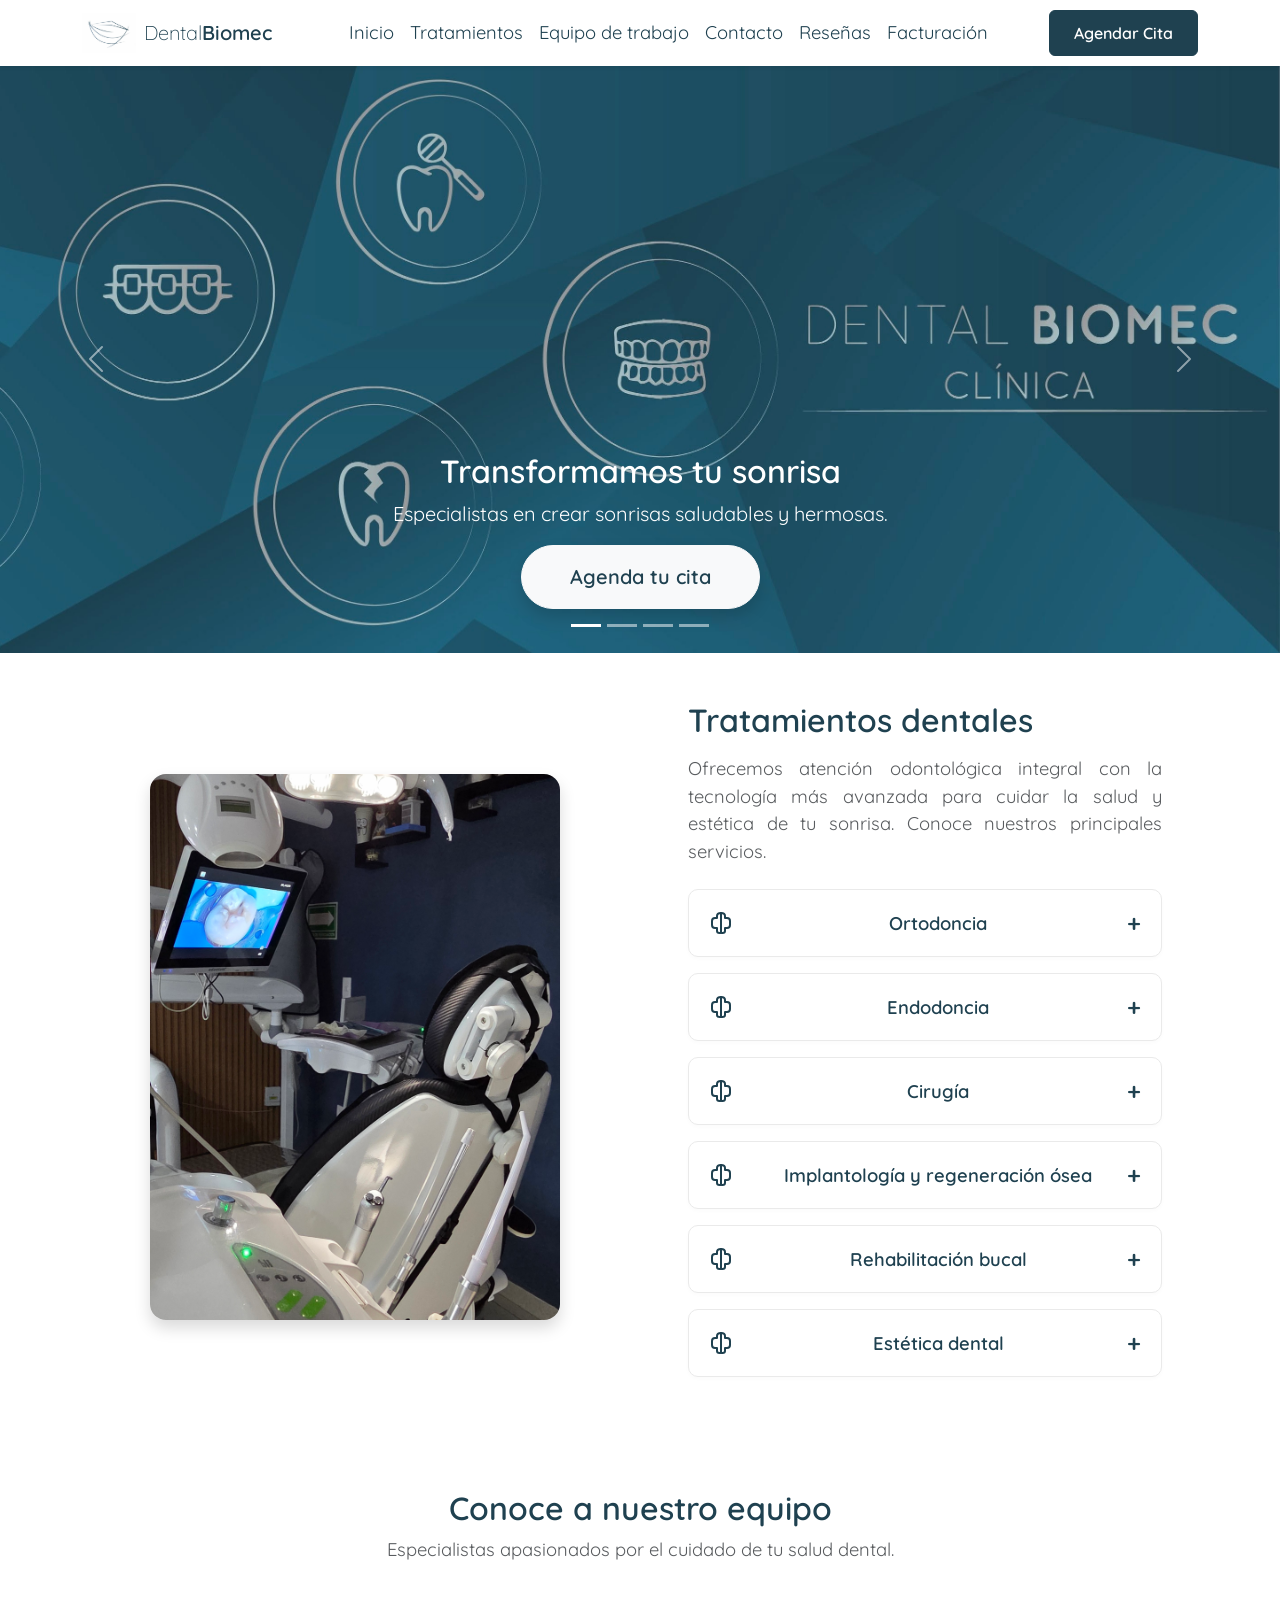
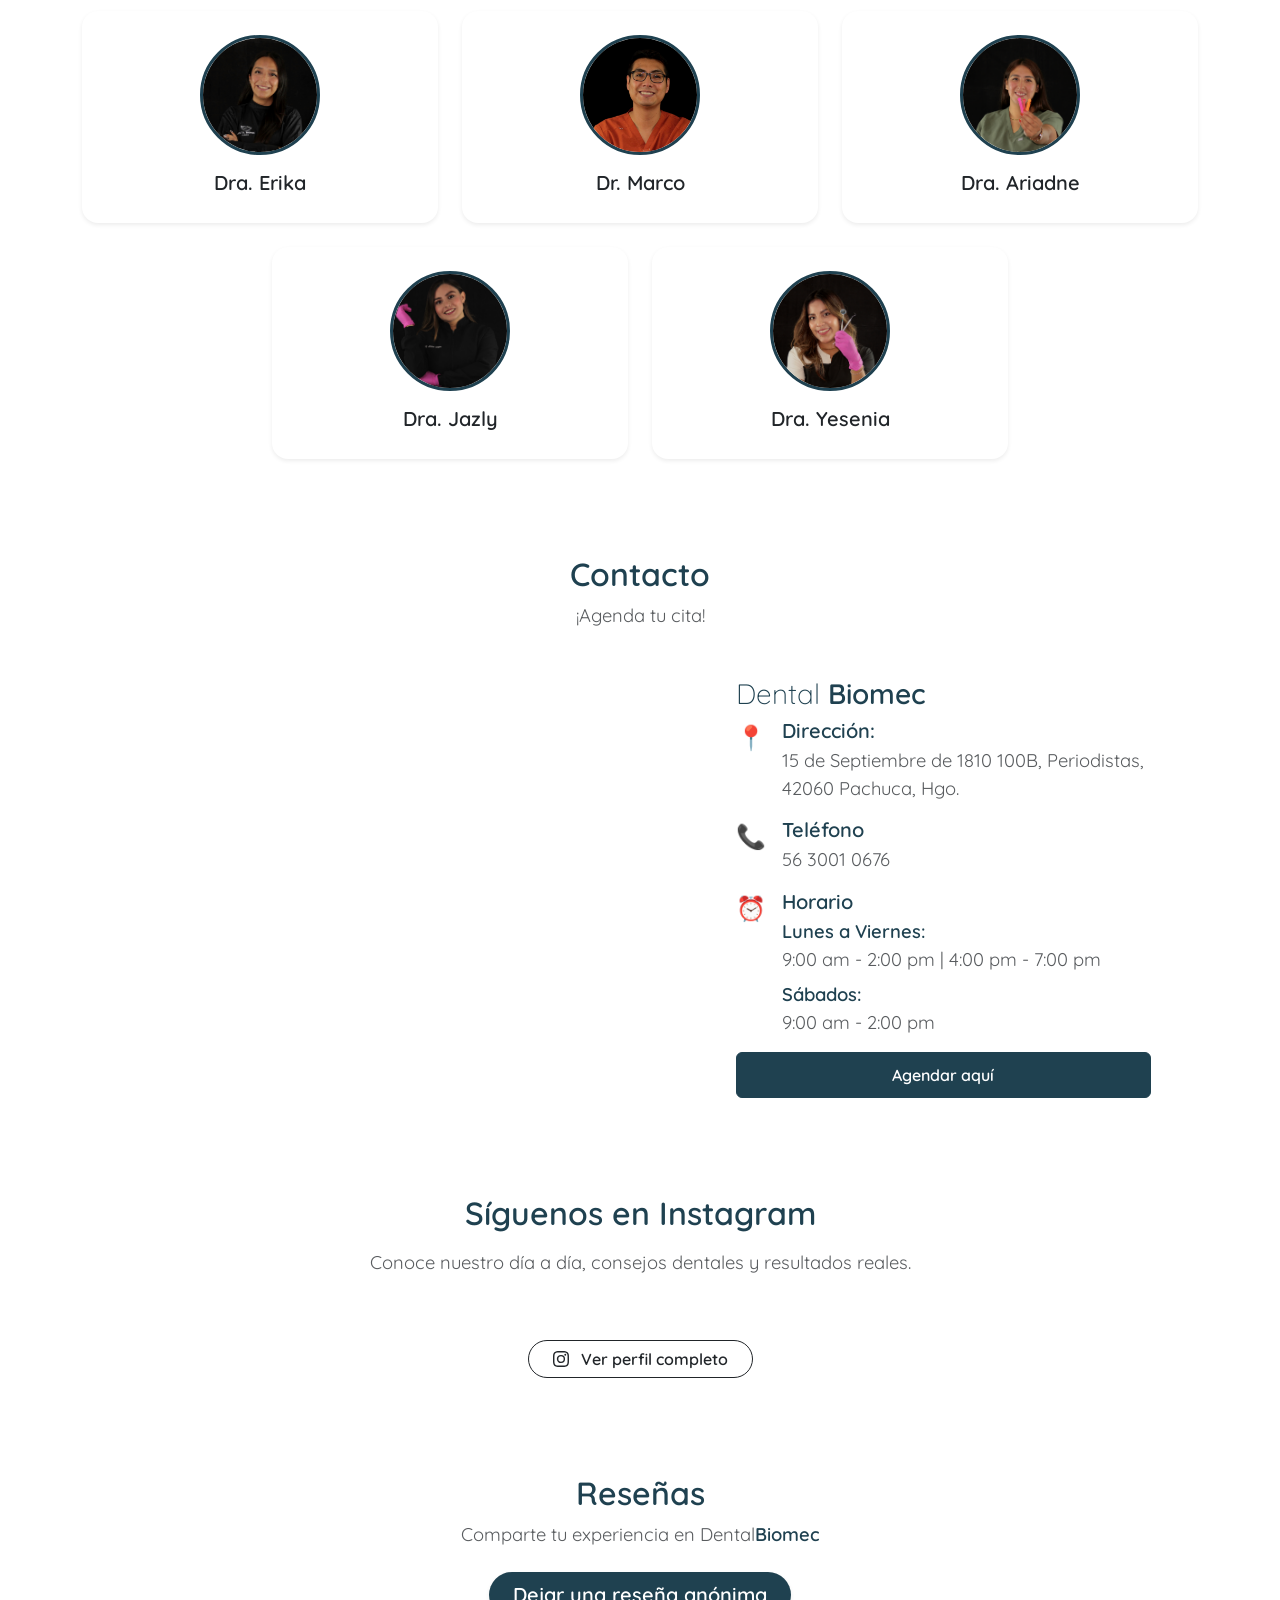
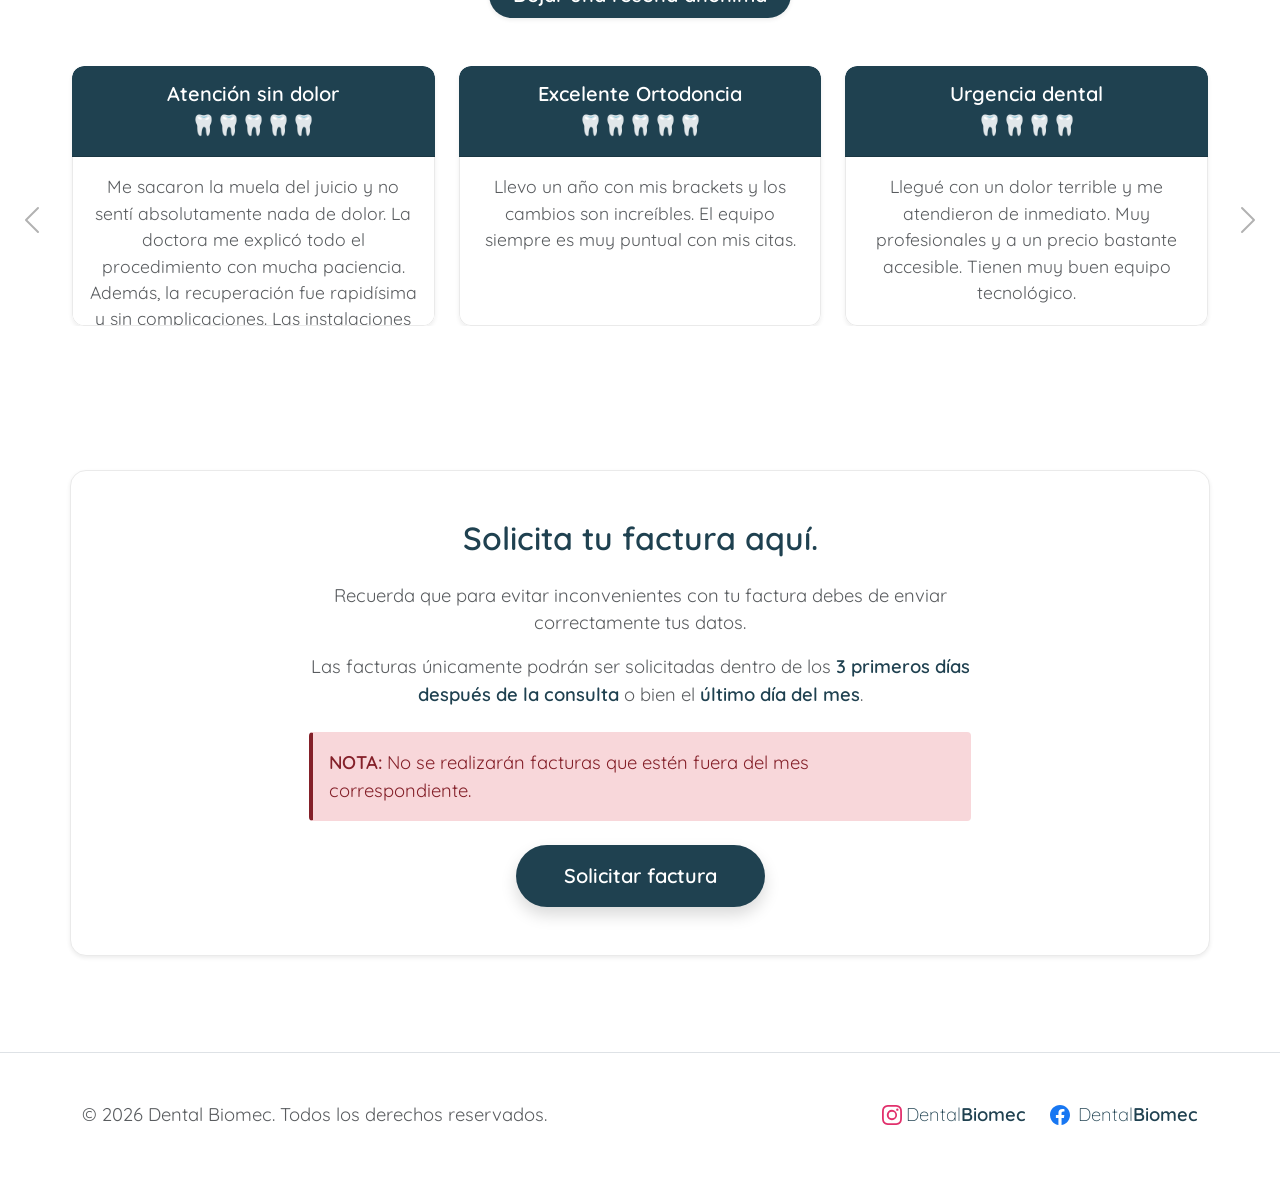
<file: index.html>
<!DOCTYPE html>
<html lang="es">
<head>
    <meta charset="UTF-8">
    <meta name="viewport" content="width=device-width, initial-scale=1.0">
    <title>DentalBiomec</title>
    <link rel="icon" href="assets/Logo Favicon.jpeg" type="image/jpeg">
    <!-- Google Fonts: Quicksand -->
    <link rel="preconnect" href="https://fonts.googleapis.com">
    <link rel="preconnect" href="https://fonts.gstatic.com" crossorigin>
    <link href="https://fonts.googleapis.com/css2?family=Quicksand:wght@300;400;600;700&display=swap" rel="stylesheet">
    <!-- Bootstrap 5 -->
    <link href="https://cdn.jsdelivr.net/npm/bootstrap@5.3.2/dist/css/bootstrap.min.css" rel="stylesheet">
    <!-- Hoja de estilos personalizada -->
    <link rel="stylesheet" href="css/style.css">
</head>
<body>

    <!-- NavBar -->
    <nav class="navbar navbar-expand-lg sticky-top shadow-sm">
        <div class="container">
            <a class="navbar-brand fw-bold d-flex align-items-center" href="#">
                <img src="assets/Cubrebocas1.jpg" alt="Logo Dental Biomec" height="40" class="me-2">
                <span class="fw-light">Dental</span> <span class="fw-biomec">Biomec</span>
            </a>
            <button class="navbar-toggler" type="button" data-bs-toggle="collapse" data-bs-target="#navbarNav">
                <span class="navbar-toggler-icon"></span>
            </button>
            <div class="collapse navbar-collapse" id="navbarNav">
                <ul class="navbar-nav mx-auto text-center mb-2 mb-lg-0">
                    <li class="nav-item"><a class="nav-link" href="#inicio">Inicio</a></li>
                    <li class="nav-item"><a class="nav-link" href="#tratamientos">Tratamientos</a></li>
                    <li class="nav-item"><a class="nav-link" href="#equipo">Equipo de trabajo</a></li>
                    <li class="nav-item"><a class="nav-link" href="#contacto">Contacto</a></li>
                    <li class="nav-item"><a class="nav-link" href="#resenas">Reseñas</a></li>
                    <li class="nav-item"><a class="nav-link" href="#facturacion">Facturación</a></li>
                </ul>
                <div class="d-flex justify-content-center mt-3 mt-lg-0">
                    <a href="https://api.whatsapp.com/send?phone=525630010676&text=Hola!%0AMe%20interesa%20agendar%20una%20cita" target="_blank" class="btn btn-primary fw-bold">Agendar Cita</a>
                </div>
            </div>
        </div>
    </nav>

    <!-- Hero -->
    <section id="inicio" class="p-0">
        <div id="heroCarousel" class="carousel slide" data-bs-ride="carousel" data-bs-pause="hover">
            <div class="carousel-indicators">
                <button type="button" data-bs-target="#heroCarousel" data-bs-slide-to="0" class="active" aria-current="true" aria-label="Slide 1"></button>
                <button type="button" data-bs-target="#heroCarousel" data-bs-slide-to="1" aria-label="Slide 2"></button>
                <button type="button" data-bs-target="#heroCarousel" data-bs-slide-to="2" aria-label="Slide 3"></button>
                <button type="button" data-bs-target="#heroCarousel" data-bs-slide-to="3" aria-label="Slide 4"></button>
            </div>
            <!-- Imágenes -->
            <div class="carousel-inner">
                <!-- Slide 1 -->
                <div class="carousel-item active">
                    <picture>
                        <source media="(max-width: 767px)" srcset="assets/hero1-movil.jpg">
                        <img src="assets/hero1-escritorio.jpg" class="d-block mx-auto media-carrusel" alt="Dental Biomec">
                    </picture>
                    <div class="carousel-caption d-flex flex-column justify-content-end align-items-center h-100" style="padding-bottom: 0.5rem;">
                        <h2 class="fw-bold text-white mb-2 d-none d-md-block">Transformamos tu sonrisa</h2>
                        <p class="fs-5 mb-0 text-white d-none d-md-block">Especialistas en crear sonrisas saludables y hermosas.</p>
                        <div class="mt-3 mb-3">
                            <a href="https://api.whatsapp.com/send?phone=525630010676&text=Hola!%0AMe%20interesa%20agendar%20una%20cita." target="_blank" class="btn btn-light btn-lg fw-bold px-5 py-3 rounded-pill shadow stretched-link" style="color: var(--azul-logo);">Agenda tu cita</a>
                        </div>
                    </div>
                </div>
                <!-- Slide 2 -->
                <div class="carousel-item">
                    <video src="assets/hero2-movil.mp4" class="d-block w-100 d-md-none media-carrusel" autoplay loop muted playsinline></video>
                    <video src="assets/hero2-escritorio.mp4" class="d-block w-100 d-none d-md-block" autoplay loop muted playsinline style="aspect-ratio:  1200 / 550;object-fit: cover;"></video>
                    <a href="https://api.whatsapp.com/send?phone=525630010676&text=Hola!%0AQuiero%20informaci%C3%B3n%20sobre%20la%20promoci%C3%B3n%20de%20Limpieza%20Dental." target="_blank" class="stretched-link"></a>
                    <div class="carousel-caption d-none d-md-block" style="bottom: 12%;">
                        <span class="btn btn-light btn-lg fw-bold px-5 py-3 rounded-pill shadow">Información</span>
                    </div>
                </div>
                <!-- Slide 3 -->
                <div class="carousel-item">
                    <video src="assets/hero3-movil.mp4" class="d-block w-100 d-md-none media-carrusel" autoplay loop muted playsinline></video>
                    <video src="assets/hero3-escritorio.mp4" class="d-block w-100 d-none d-md-block" autoplay loop muted playsinline style="aspect-ratio:  1200 / 550;object-fit: cover;"></video>
                    <a href="https://api.whatsapp.com/send?phone=525630010676&text=Hola!%0AQuiero%20informaci%C3%B3n%20sobre%20la%20promoci%C3%B3n%20de%20la%20Cirug%C3%ADa%20de%203er%20Molar." target="_blank" class="stretched-link"></a>
                    <div class="carousel-caption d-none d-md-block" style="bottom: 10%;">
                        <span class="btn btn-light btn-lg fw-bold px-5 py-3 rounded-pill shadow">Información</span>
                    </div>
                </div>
                <!-- Slide 4 -->
                <div class="carousel-item">
                    <video src="assets/hero4-movil.mp4" class="d-block w-100 d-md-none media-carrusel" autoplay loop muted playsinline></video>
                    <video src="assets/hero4-escritorio.mp4" class="d-block w-100 d-none d-md-block" autoplay loop muted playsinline style="aspect-ratio:  1200 / 550;object-fit: cover;"></video>
                    <a href="https://api.whatsapp.com/send?phone=525630010676&text=Hola!%0AQuiero%20informaci%C3%B3n%20sobre%20la%20promoci%C3%B3n%20de%20Ortodoncia." target="_blank" class="stretched-link"></a>
                    <div class="carousel-caption d-none d-md-block" style="bottom: 18%; margin-left: 7%;">
                        <span class="btn btn-light btn-lg fw-bold px-4 py-2 rounded-pill shadow">Información</span>
                    </div>
                </div>
            </div>

            <!-- Controles -->
            <button class="carousel-control-prev" type="button" data-bs-target="#heroCarousel" data-bs-slide="prev">
                <span class="carousel-control-prev-icon" aria-hidden="true"></span>
                <span class="visually-hidden">Anterior</span>
            </button>
            <button class="carousel-control-next" type="button" data-bs-target="#heroCarousel" data-bs-slide="next">
                <span class="carousel-control-next-icon" aria-hidden="true"></span>
                <span class="visually-hidden">Siguiente</span>
            </button>
            
        </div>
    </section>

    <!-- SECCIONES (Servicios, Casos, etc.) -->
     <!--  Tratamientos -->
    <section id="tratamientos" class="py-5 bg-white">
        <div class="container">
            <div class="row align-items-center">
                <div class="col-lg-6 mb-4 mb-lg-0 order-2 order-lg-1 text-center">
                    <img src="assets/fotoTratamientos.jpg" alt="Tratamientos" class="img-menu-tratamientos shadow">
                </div>
                <div class="col-lg-6 px-lg-5 order-1 order-lg-2 mb-4 mb-lg-0">
                    <h2 class="fw-bold mb-3">Tratamientos dentales</h2>
                    <p class="text-muted texto-justificado mb-4">
                        Ofrecemos atención odontológica integral con la tecnología más avanzada para cuidar la salud y estética de tu sonrisa. Conoce nuestros principales servicios.
                    </p>

                    <ul class="list-unstyled">
                        <li class="mb-3">
                            <a href="#" class="btn-tratamiento" data-bs-toggle="modal" data-bs-target="#modalOrtodoncia">
                                <svg xmlns="http://www.w3.org/2000/svg" width="24" height="24" viewBox="0 0 24 24" fill="none" stroke="currentColor" stroke-width="2" stroke-linecap="round" stroke-linejoin="round" class="me-3 text-detalle flex-shrink-0"><path d="M12 2C9.5 2 8 3 8 5V7H6C4 7 3 8 3 10V14C3 16 4 17 6 17H8V20C8 21.5 9.5 22 10.5 22H11C11.5 22 12 21.5 12 21C12 21.5 12.5 22 13 22H13.5C14.5 22 16 21.5 16 20V17H18C20 17 21 16 21 14V10C21 8 20 7 18 7H16V5C16 3 14.5 2 12 2Z"></path><path d="M12 2V22"></path></svg>
                                <span class="fw-bold texto-tratamiento">Ortodoncia</span>
                                <span class="fs-4 fw-bold text-detalle">+</span>
                            </a>
                        </li>
                        <li class="mb-3">
                            <a href="#" class="btn-tratamiento" data-bs-toggle="modal" data-bs-target="#modalEndodoncia">
                                <svg xmlns="http://www.w3.org/2000/svg" width="24" height="24" viewBox="0 0 24 24" fill="none" stroke="currentColor" stroke-width="2" stroke-linecap="round" stroke-linejoin="round" class="me-3 text-detalle flex-shrink-0"><path d="M12 2C9.5 2 8 3 8 5V7H6C4 7 3 8 3 10V14C3 16 4 17 6 17H8V20C8 21.5 9.5 22 10.5 22H11C11.5 22 12 21.5 12 21C12 21.5 12.5 22 13 22H13.5C14.5 22 16 21.5 16 20V17H18C20 17 21 16 21 14V10C21 8 20 7 18 7H16V5C16 3 14.5 2 12 2Z"></path><path d="M12 2V22"></path></svg>
                                <span class="fw-bold texto-tratamiento">Endodoncia</span>
                                <span class="fs-4 fw-bold text-detalle">+</span>
                            </a>
                        </li>
                        <li class="mb-3">
                            <a href="#" class="btn-tratamiento" data-bs-toggle="modal" data-bs-target="#modalCirugia">
                                <svg xmlns="http://www.w3.org/2000/svg" width="24" height="24" viewBox="0 0 24 24" fill="none" stroke="currentColor" stroke-width="2" stroke-linecap="round" stroke-linejoin="round" class="me-3 text-detalle flex-shrink-0"><path d="M12 2C9.5 2 8 3 8 5V7H6C4 7 3 8 3 10V14C3 16 4 17 6 17H8V20C8 21.5 9.5 22 10.5 22H11C11.5 22 12 21.5 12 21C12 21.5 12.5 22 13 22H13.5C14.5 22 16 21.5 16 20V17H18C20 17 21 16 21 14V10C21 8 20 7 18 7H16V5C16 3 14.5 2 12 2Z"></path><path d="M12 2V22"></path></svg>
                                <span class="fw-bold texto-tratamiento">Cirugía</span>
                                <span class="fs-4 fw-bold text-detalle">+</span>
                            </a>
                        </li>
                        <li class="mb-3">
                            <a href="#" class="btn-tratamiento" data-bs-toggle="modal" data-bs-target="#modalImplantologia">
                                <svg xmlns="http://www.w3.org/2000/svg" width="24" height="24" viewBox="0 0 24 24" fill="none" stroke="currentColor" stroke-width="2" stroke-linecap="round" stroke-linejoin="round" class="me-3 text-detalle flex-shrink-0"><path d="M12 2C9.5 2 8 3 8 5V7H6C4 7 3 8 3 10V14C3 16 4 17 6 17H8V20C8 21.5 9.5 22 10.5 22H11C11.5 22 12 21.5 12 21C12 21.5 12.5 22 13 22H13.5C14.5 22 16 21.5 16 20V17H18C20 17 21 16 21 14V10C21 8 20 7 18 7H16V5C16 3 14.5 2 12 2Z"></path><path d="M12 2V22"></path></svg>
                                <span class="fw-bold texto-tratamiento">Implantología y regeneración ósea</span>
                                <span class="fs-4 fw-bold text-detalle">+</span>
                            </a>
                        </li>
                        <li class="mb-3">
                            <a href="#" class="btn-tratamiento" data-bs-toggle="modal" data-bs-target="#modalRehabilitacionBucal">
                                <svg xmlns="http://www.w3.org/2000/svg" width="24" height="24" viewBox="0 0 24 24" fill="none" stroke="currentColor" stroke-width="2" stroke-linecap="round" stroke-linejoin="round" class="me-3 text-detalle flex-shrink-0"><path d="M12 2C9.5 2 8 3 8 5V7H6C4 7 3 8 3 10V14C3 16 4 17 6 17H8V20C8 21.5 9.5 22 10.5 22H11C11.5 22 12 21.5 12 21C12 21.5 12.5 22 13 22H13.5C14.5 22 16 21.5 16 20V17H18C20 17 21 16 21 14V10C21 8 20 7 18 7H16V5C16 3 14.5 2 12 2Z"></path><path d="M12 2V22"></path></svg>
                                <span class="fw-bold texto-tratamiento">Rehabilitación bucal</span>
                                <span class="fs-4 fw-bold text-detalle">+</span>
                            </a>
                        </li>
                        <li class="mb-3">
                            <a href="#" class="btn-tratamiento" data-bs-toggle="modal" data-bs-target="#modalEstetica">
                                <svg xmlns="http://www.w3.org/2000/svg" width="24" height="24" viewBox="0 0 24 24" fill="none" stroke="currentColor" stroke-width="2" stroke-linecap="round" stroke-linejoin="round" class="me-3 text-detalle flex-shrink-0"><path d="M12 2C9.5 2 8 3 8 5V7H6C4 7 3 8 3 10V14C3 16 4 17 6 17H8V20C8 21.5 9.5 22 10.5 22H11C11.5 22 12 21.5 12 21C12 21.5 12.5 22 13 22H13.5C14.5 22 16 21.5 16 20V17H18C20 17 21 16 21 14V10C21 8 20 7 18 7H16V5C16 3 14.5 2 12 2Z"></path><path d="M12 2V22"></path></svg>
                                <span class="fw-bold texto-tratamiento">Estética dental</span>
                                <span class="fs-4 fw-bold text-detalle">+</span>
                            </a>
                        </li>
                    </ul>
                </div>
            </div>
        </div>

        <!-- Modales -->
        <!-- Modal Ortodoncia -->
        <div class="modal fade" id="modalOrtodoncia" tabindex="-1" aria-hidden="true">
            <div class="modal-dialog modal-lg modal-dialog-centered">
                <div class="modal-content border-0 shadow">                    
                    <div class="modal-header align-items-center text-white py-3 position-relative" style="background-color: var(--azul-logo);">
                        <div class="w-100 text-center">
                            <h5 class="modal-title fw-bold mb-0">Ortodoncia</h5>
                        </div>
                        <button type="button" class="btn-close btn-close-white" data-bs-dismiss="modal" aria-label="Cerrar"></button>
                    </div>
                    <div class="modal-body p-4 texto-justificado">
                        <p class="text-muted mb-4">
                            Contamos con diferentes alternativas de tratamiento, adaptadas a las necesidades de cada paciente, sus objetivos y las características de su sonrisa. Selecciona una opción para conocer más:
                        </p>
                        <div class="row g-2 mt-4">
                            <div class="col-6 col-md-3">
                                <button class="btn btn-institucional w-100 h-100 py-2 px-3 shadow-sm fw-bold d-flex justify-content-between align-items-center" style="font-size: 1.2rem;" data-bs-toggle="modal" data-bs-target="#modalMetalicos">
                                    <span>Metálicos</span>
                                    <span class="fs-5 lh-1">+</span>
                                </button>
                            </div>
                            <div class="col-6 col-md-3">
                                <button class="btn btn-institucional w-100 h-100 py-2 px-3 shadow-sm fw-bold d-flex justify-content-between align-items-center" style="font-size: 1.2rem;" data-bs-toggle="modal" data-bs-target="#modalEsteticos">
                                    <span>Estéticos</span>
                                    <span class="fs-5 lh-1">+</span>
                                </button>
                            </div>
                            <div class="col-6 col-md-3">
                                <button class="btn btn-institucional w-100 h-100 py-2 px-3 shadow-sm fw-bold d-flex justify-content-between align-items-center" style="font-size: 1.2rem;" data-bs-toggle="modal" data-bs-target="#modalAutoligados">
                                    <span>Autoligados</span>
                                    <span class="fs-5 lh-1">+</span>
                                </button>
                            </div>
                            <div class="col-6 col-md-3">
                                <button class="btn btn-institucional w-100 h-100 py-2 px-3 shadow-sm fw-bold d-flex justify-content-between align-items-center" style="font-size: 1.2rem;" data-bs-toggle="modal" data-bs-target="#modalAlineadores">
                                    <span>Alineadores</span>
                                    <span class="fs-5 lh-1">+</span>
                                </button>
                            </div>
                        </div>
                    </div>
                </div>
            </div>
        </div>
        <!-- Sub-modales de brackets -->
        <!-- Sub-modal Metálicos -->
        <div class="modal fade" id="modalMetalicos" tabindex="-1" aria-hidden="true">
            <div class="modal-dialog modal-dialog-centered modal-lg">
                <div class="modal-content border-0 shadow">
                    <div class="modal-header text-white position-relative py-3" style="background-color: var(--azul-logo);">
                        <div class="w-100 text-center">
                            <h5 class="modal-title fw-bold mb-0">Brackets Metálicos</h5>
                        </div>
                        <button type="button" class="btn-close btn-close-white position-absolute top-50 translate-middle-y end-0 me-3 m-0" data-bs-dismiss="modal" aria-label="Cerrar"></button>
                    </div>
                    <div class="modal-body p-4">
                        <div class="row align-items-center">
                            <div class="col-md-7 mb-4 mb-md-0 texto-justificado">
                                <p class="text-muted mb-4">Una opción eficaz y versátil para corregir diferentes problemas de alineación dental y mordida.</p>
                            </div>
                            <div class="col-md-5 text-center">
                                <img src="assets/fotoMetalicos.jpg" class="img-fluid rounded-4 shadow-sm" alt="Brackets Metálicos">
                            </div>
                        </div>
                        <div class="text-center mt-4">
                            <button class="btn btn-institucional btn-sm fw-bold px-3 py-2" style="font-size: 1.1rem;" data-bs-toggle="modal" data-bs-target="#modalOrtodoncia">
                                Volver a Ortodoncia
                            </button>
                        </div>
                    </div>
                </div>
            </div>
        </div>
        <!-- Sub-modal Estéticos -->
        <div class="modal fade" id="modalEsteticos" tabindex="-1" aria-hidden="true">
            <div class="modal-dialog modal-dialog-centered modal-lg">
                <div class="modal-content border-0 shadow">
                    <div class="modal-header text-white position-relative py-3" style="background-color: var(--azul-logo);">
                        <div class="w-100 text-center">
                            <h5 class="modal-title fw-bold mb-0">Brackets Estéticos</h5>
                        </div>
                        <button type="button" class="btn-close btn-close-white position-absolute top-50 translate-middle-y end-0 me-3 m-0" data-bs-dismiss="modal" aria-label="Cerrar"></button>
                    </div>
                    <div class="modal-body p-4">
                        <div class="row align-items-center">
                            <div class="col-md-7 mb-4 mb-md-0 texto-justificado">
                                <p class="text-muted mb-4">Diseñados para ofrecer una apariencia más discreta durante el tratamiento.</p>
                            </div>
                            <div class="col-md-5 text-center">
                                <img src="assets/fotoEsteticos.jpg" class="img-fluid rounded-4 shadow-sm" alt="Brackets Estéticos">
                            </div>
                        </div>
                        <div class="text-center mt-4">
                            <button class="btn btn-institucional btn-sm fw-bold px-3 py-2" style="font-size: 1.1rem;" data-bs-toggle="modal" data-bs-target="#modalOrtodoncia">
                                Volver a Ortodoncia
                            </button>
                        </div>
                    </div>
                </div>
            </div>
        </div>
        <!-- Sub-modal Autoligados -->
        <div class="modal fade" id="modalAutoligados" tabindex="-1" aria-hidden="true">
            <div class="modal-dialog modal-dialog-centered modal-lg">
                <div class="modal-content border-0 shadow">
                    <div class="modal-header text-white position-relative py-3" style="background-color: var(--azul-logo);">
                        <div class="w-100 text-center">
                            <h5 class="modal-title fw-bold mb-0">Brackets Autoligados</h5>
                        </div>
                        <button type="button" class="btn-close btn-close-white position-absolute top-50 translate-middle-y end-0 me-3 m-0" data-bs-dismiss="modal" aria-label="Cerrar"></button>
                    </div>
                    <div class="modal-body p-4">
                        <div class="row align-items-center">
                            <div class="col-md-7 mb-4 mb-md-0 texto-justificado">
                                <p class="text-muted mb-4">Utilizan un sistema de sujeción del arco que puede facilitar determinados aspectos de la mecánica ortodóntica.</p>
                            </div>
                            <div class="col-md-5 text-center">
                                <img src="assets/fotoAutoligados.jpg" class="img-fluid rounded-4 shadow-sm" alt="Brackets Autoligados">
                            </div>
                        </div>
                        <div class="text-center mt-4">
                            <button class="btn btn-institucional btn-sm fw-bold px-3 py-2" style="font-size: 1.1rem;" data-bs-toggle="modal" data-bs-target="#modalOrtodoncia">
                                Volver a Ortodoncia
                            </button>
                        </div>
                    </div>
                </div>
            </div>
        </div>
        <!-- Sub-modal Alineadores -->
        <div class="modal fade" id="modalAlineadores" tabindex="-1" aria-hidden="true">
            <div class="modal-dialog modal-dialog-centered modal-lg">
                <div class="modal-content border-0 shadow">
                    <div class="modal-header text-white position-relative py-3" style="background-color: var(--azul-logo);">
                        <div class="w-100 text-center">
                            <h5 class="modal-title fw-bold mb-0">Alineadores Transparentes</h5>
                        </div>
                        <button type="button" class="btn-close btn-close-white position-absolute top-50 translate-middle-y end-0 me-3 m-0" data-bs-dismiss="modal" aria-label="Cerrar"></button>
                    </div>
                    <div class="modal-body p-4">
                        <div class="row align-items-center">
                            <div class="col-md-7 mb-4 mb-md-0 texto-justificado">
                                <p class="text-muted mb-4">Una alternativa removible y discreta que permite mover los dientes de manera progresiva mediante férulas personalizadas.</p>
                            </div>
                            <div class="col-md-5 text-center">
                                <img src="assets/fotoAlineadores.jpg" class="img-fluid rounded-4 shadow-sm" alt="Alineadores Transparentes">
                            </div>
                        </div>
                        <div class="text-center mt-4">
                            <button class="btn btn-institucional btn-sm fw-bold px-3 py-2" style="font-size: 1.1rem;" data-bs-toggle="modal" data-bs-target="#modalOrtodoncia">
                                Volver a Ortodoncia
                            </button>
                        </div>
                    </div>
                </div>
            </div>
        </div>

        <!-- Modal Endodoncia -->
        <div class="modal fade" id="modalEndodoncia" tabindex="-1" aria-hidden="true">
            <div class="modal-dialog modal-lg modal-dialog-centered">
                <div class="modal-content border-0 shadow">                    
                    <div class="modal-header align-items-center text-white py-3 position-relative" style="background-color: var(--azul-logo);">
                        <div class="w-100 text-center">
                            <h5 class="modal-title fw-bold mb-0">Endodoncia</h5>
                        </div>
                        <button type="button" class="btn-close btn-close-white" data-bs-dismiss="modal" aria-label="Cerrar"></button>
                    </div>
                    <div class="modal-body p-4">
                        <div class="row align-items-center">
                            <div class="col-md-7 mb-4 mb-md-0 texto-justificado">
                                <p class="text-muted mb-4">
                                    Contamos con especialistas en <strong style="color: var(--texto-azul);">endodoncia</strong> dedicados al diagnóstico y tratamiento de las enfermedades que afectan la pulpa dental, con el objetivo de conservar tus dientes naturales siempre que sea posible.
                                </p>
                                <p class="text-muted mb-0">
                                    Mediante tratamientos especializados, como la endodoncia (tratamiento de conductos), buscamos eliminar la infección, aliviar las molestias y preservar la función del diente.
                                </p>
                            </div>
                            <div class="col-md-5 text-center">
                                <img src="assets/fotoEndodoncia.jpeg" class="img-tratamiento-modal rounded-4 shadow-sm" alt="Endodoncia">
                            </div>
                        </div>
                    </div>
                </div>
            </div>
        </div>
        <!-- Modal Cirugía -->
        <div class="modal fade" id="modalCirugia" tabindex="-1" aria-hidden="true">
            <div class="modal-dialog modal-lg modal-dialog-centered">
                <div class="modal-content border-0 shadow">                    
                    <div class="modal-header align-items-center text-white py-3 position-relative" style="background-color: var(--azul-logo);">
                        <div class="w-100 text-center">
                            <h5 class="modal-title fw-bold mb-0">Cirugía</h5>
                        </div>
                        <button type="button" class="btn-close btn-close-white" data-bs-dismiss="modal" aria-label="Cerrar"></button>
                    </div>
                    <div class="modal-body p-4">
                        <div class="row align-items-center">
                            <div class="col-md-7 mb-4 mb-md-0 texto-justificado">
                                <p class="text-muted mb-4">
                                    Algunas condiciones dentales requieren procedimientos quirúrgicos para cuidar tu salud y prevenir complicaciones. Entre los procedimientos que podemos atender se encuentran:
                                </p>
                                <ul class="list-unstyled text-muted mb-4">
                                    <li class="mb-3 d-flex align-items-start">
                                        <svg class="me-2 mt-1 flex-shrink-0" style="color: var(--azul-logo);" width="18" height="18" viewBox="0 0 16 16" fill="currentColor" xmlns="http://www.w3.org/2000/svg">
                                            <path fill-rule="evenodd" d="M10.97 4.97a.75.75 0 0 1 1.07 1.05l-3.99 4.99a.75.75 0 0 1-1.08.02L4.324 8.384a.75.75 0 1 1 1.06-1.06l2.094 2.093 3.473-4.425a.267.267 0 0 1 .02-.022z"/>
                                        </svg>
                                        <span><strong style="color: var(--texto-azul);">Extracción de terceros molares</strong> o muelas del juicio.</span>
                                    </li>
                                    <li class="mb-3 d-flex align-items-start">
                                        <svg class="me-2 mt-1 flex-shrink-0" style="color: var(--azul-logo);" width="18" height="18" viewBox="0 0 16 16" fill="currentColor" xmlns="http://www.w3.org/2000/svg">
                                            <path fill-rule="evenodd" d="M10.97 4.97a.75.75 0 0 1 1.07 1.05l-3.99 4.99a.75.75 0 0 1-1.08.02L4.324 8.384a.75.75 0 1 1 1.06-1.06l2.094 2.093 3.473-4.425a.267.267 0 0 1 .02-.022z"/>
                                        </svg>
                                        <span><strong style="color: var(--texto-azul);">Cirugía para la extracción de dientes retenidos</strong>, según valoración.</span>
                                    </li>
                                    <li class="mb-0 d-flex align-items-start">
                                        <svg class="me-2 mt-1 flex-shrink-0" style="color: var(--azul-logo);" width="18" height="18" viewBox="0 0 16 16" fill="currentColor" xmlns="http://www.w3.org/2000/svg">
                                            <path fill-rule="evenodd" d="M10.97 4.97a.75.75 0 0 1 1.07 1.05l-3.99 4.99a.75.75 0 0 1-1.08.02L4.324 8.384a.75.75 0 1 1 1.06-1.06l2.094 2.093 3.473-4.425a.267.267 0 0 1 .02-.022z"/>
                                        </svg>
                                        <span><strong style="color: var(--texto-azul);">Otros procedimientos quirúrgicos</strong> indicados de acuerdo con las necesidades de cada caso.</span>
                                    </li>
                                </ul>
                                <p class="text-muted mb-0">
                                    Te explicamos el procedimiento, los cuidados necesarios y las indicaciones para tu recuperación, buscando que te sientas informado y acompañado durante todo el proceso.
                                </p>
                            </div>
                            <div class="col-md-5 text-center">
                                <img src="assets/fotoCirugia.jpg" class="img-tratamiento-modal rounded-4 shadow-sm" alt="Cirugía">
                            </div>
                        </div>
                    </div>
                </div>
            </div>
        </div>
        <!-- Modal Implantología-->
        <div class="modal fade" id="modalImplantologia" tabindex="-1" aria-hidden="true">
            <div class="modal-dialog modal-lg modal-dialog-centered">
                <div class="modal-content border-0 shadow">                    
                    <div class="modal-header align-items-center text-white py-3 position-relative" style="background-color: var(--azul-logo);">
                        <div class="w-100 text-center">
                            <h5 class="modal-title fw-bold mb-0">Implantología y regeneración ósea</h5>
                        </div>
                        <button type="button" class="btn-close btn-close-white" data-bs-dismiss="modal" aria-label="Cerrar"></button>
                    </div>
                    <div class="modal-body p-4">
                        <div class="row align-items-center">
                            <div class="col-md-7 mb-4 mb-md-0 texto-justificado">
                                <p class="text-muted mb-4">
                                    La <strong style="color: var(--texto-azul);">implantología dental</strong> ofrece una alternativa para reemplazar dientes ausentes mediante implantes que funcionan como soporte para una rehabilitación dental. Su indicación depende de las condiciones de salud bucal, la cantidad y calidad del hueso disponible y las necesidades de cada paciente.
                                </p>
                                <p class="text-muted mb-0">
                                    Cuando existe una cantidad insuficiente de hueso para colocar un implante, la <strong style="color: var(--texto-azul);">regeneración ósea</strong> puede ser una opción para favorecer la recuperación del volumen óseo necesario, de acuerdo con las características de cada caso.
                                </p>
                            </div>
                            <div class="col-md-5 text-center">
                                <video src="assets/videoImplantologia.mp4" class="img-fluid rounded-4 shadow-sm" autoplay loop muted playsinline></video>
                            </div>
                        </div>
                    </div>
                </div>
            </div>
        </div>
        <!-- Modal Rehabilitación bucal-->
        <div class="modal fade" id="modalRehabilitacionBucal" tabindex="-1" aria-hidden="true">
            <div class="modal-dialog modal-lg modal-dialog-centered">
                <div class="modal-content border-0 shadow">                    
                    <div class="modal-header align-items-center text-white py-3 position-relative" style="background-color: var(--azul-logo);">
                        <div class="w-100 text-center">
                            <h5 class="modal-title fw-bold mb-0">Odontología general y rehabilitación</h5>
                        </div>
                        <button type="button" class="btn-close btn-close-white" data-bs-dismiss="modal" aria-label="Cerrar"></button>
                    </div>
                    <div class="modal-body p-4">
                        <div class="row align-items-center">
                            <div class="col-md-7 mb-4 mb-md-0 texto-justificado">
                                <p class="text-muted mb-4">
                                    La <strong style="color: var(--texto-azul);">odontología general</strong> se enfoca en la prevención, el diagnóstico y el tratamiento de los problemas más frecuentes de la salud bucal. La <strong style="color: var(--texto-azul);">rehabilitación oral</strong>, por su parte, busca recuperar la función, la forma y la integridad de los dientes que han sufrido daños o pérdida de estructura.
                                </p>
                                <p class="text-muted mb-0">
                                    Desde el tratamiento de caries y la colocación de resinas hasta las prótesis dentales y otros procedimientos restaurativos, nuestro objetivo es ayudarte a mantener una boca saludable y recuperar la comodidad al masticar y sonreír.
                                </p>
                            </div>
                            <div class="col-md-5 text-center">
                                <img src="assets/fotoRehabilitacion.jpg" class="img-tratamiento-modal rounded-4 shadow-sm" alt="Resinas">
                            </div>
                        </div>
                    </div>
                </div>
            </div>
        </div>
        <!-- Modal Estética dental -->
        <div class="modal fade" id="modalEstetica" tabindex="-1" aria-hidden="true">
            <div class="modal-dialog modal-lg modal-dialog-centered">
                <div class="modal-content border-0 shadow">                    
                    <div class="modal-header align-items-center text-white py-3 position-relative" style="background-color: var(--azul-logo);">
                        <div class="w-100 text-center">
                            <h5 class="modal-title fw-bold mb-0">Estética dental</h5>
                        </div>
                        <button type="button" class="btn-close btn-close-white" data-bs-dismiss="modal" aria-label="Cerrar"></button>
                    </div>
                    <div class="modal-body p-4">
                        <div class="row align-items-center">
                            <div class="col-md-7 mb-4 mb-md-0 texto-justificado">
                                <p class="text-muted mb-4">
                                    La estética dental reúne diferentes tratamientos orientados a mejorar la apariencia de la sonrisa, considerando la forma, el color, la proporción de los dientes y la relación entre los dientes y las encías. Contamos con diferentes opciones de tratamiento como:
                                </p>
                                <ul class="list-unstyled text-muted mb-0">
                                    <li class="mb-3 d-flex align-items-start">
                                        <svg class="me-2 mt-1 flex-shrink-0" style="color: var(--azul-logo);" width="18" height="18" viewBox="0 0 16 16" fill="currentColor" xmlns="http://www.w3.org/2000/svg">
                                            <path fill-rule="evenodd" d="M10.97 4.97a.75.75 0 0 1 1.07 1.05l-3.99 4.99a.75.75 0 0 1-1.08.02L4.324 8.384a.75.75 0 1 1 1.06-1.06l2.094 2.093 3.473-4.425a.267.267 0 0 1 .02-.022z"/>
                                        </svg>
                                        <span><strong style="color: var(--texto-azul);">Blanqueamiento dental</strong></span>
                                    </li>
                                    <li class="mb-3 d-flex align-items-start">
                                        <svg class="me-2 mt-1 flex-shrink-0" style="color: var(--azul-logo);" width="18" height="18" viewBox="0 0 16 16" fill="currentColor" xmlns="http://www.w3.org/2000/svg">
                                            <path fill-rule="evenodd" d="M10.97 4.97a.75.75 0 0 1 1.07 1.05l-3.99 4.99a.75.75 0 0 1-1.08.02L4.324 8.384a.75.75 0 1 1 1.06-1.06l2.094 2.093 3.473-4.425a.267.267 0 0 1 .02-.022z"/>
                                        </svg>
                                        <span><strong style="color: var(--texto-azul);">Diseño de sonrisa</strong></span>
                                    </li>
                                    <li class="mb-3 d-flex align-items-start">
                                        <svg class="me-2 mt-1 flex-shrink-0" style="color: var(--azul-logo);" width="18" height="18" viewBox="0 0 16 16" fill="currentColor" xmlns="http://www.w3.org/2000/svg">
                                            <path fill-rule="evenodd" d="M10.97 4.97a.75.75 0 0 1 1.07 1.05l-3.99 4.99a.75.75 0 0 1-1.08.02L4.324 8.384a.75.75 0 1 1 1.06-1.06l2.094 2.093 3.473-4.425a.267.267 0 0 1 .02-.022z"/>
                                        </svg>
                                        <span><strong style="color: var(--texto-azul);">Carillas dentales</strong></span>
                                    </li>
                                    <li class="mb-0 d-flex align-items-start">
                                        <svg class="me-2 mt-1 flex-shrink-0" style="color: var(--azul-logo);" width="18" height="18" viewBox="0 0 16 16" fill="currentColor" xmlns="http://www.w3.org/2000/svg">
                                            <path fill-rule="evenodd" d="M10.97 4.97a.75.75 0 0 1 1.07 1.05l-3.99 4.99a.75.75 0 0 1-1.08.02L4.324 8.384a.75.75 0 1 1 1.06-1.06l2.094 2.093 3.473-4.425a.267.267 0 0 1 .02-.022z"/>
                                        </svg>
                                        <span><strong style="color: var(--texto-azul);">Resinas estratificadas</strong></span>
                                    </li>
                                </ul>
                            </div>
                            <div class="col-md-5 text-center">
                                <img src="assets/fotoEstetica.jpg" class="img-tratamiento-modal rounded-4 shadow-sm" alt="Carillas"> 
                            </div>
                        </div>
                    </div>
                </div>
            </div>
        </div>
    </section>

    <!-- Equipo de trabajo -->
    <section id="equipo" class="py-5" style="background-color: var(--fondo-blanco);">
        <div class="container">
            <div class="text-center mb-5">
                <h2 class="fw-bold">Conoce a nuestro equipo</h2>
                <p class="text-muted">Especialistas apasionados por el cuidado de tu salud dental.</p>
            </div>

            <div class="row g-4 justify-content-center">
                <!-- Doctor 1 -->
                <div class="col-md-4">
                    <div class="card h-100 border-0 shadow-sm text-center py-4 rounded-4 card-equipo" data-bs-toggle="modal" data-bs-target="#modalDr1">
                        <img src="assets/fotoDr1.jpg" class="rounded-circle mx-auto mb-3 border border-3" alt="Dra. Erika" style="width: 120px; height: 120px; object-fit: cover; border-color: var(--azul-logo) !important;">
                        <div class="card-body p-0">
                            <h5 class="fw-bold mb-1">Dra. Erika</h5>
                        </div>
                    </div>
                </div>
                <!-- Doctor 2 -->
                <div class="col-md-4">
                    <div class="card h-100 border-0 shadow-sm text-center py-4 rounded-4 card-equipo" data-bs-toggle="modal" data-bs-target="#modalDr2">
                        <img src="assets/fotoDr2.jpeg" class="rounded-circle mx-auto mb-3 border border-3" alt="Dr. Marco" style="width: 120px; height: 120px; object-fit: cover; border-color: var(--azul-logo) !important;">
                        <div class="card-body p-0">
                            <h5 class="fw-bold mb-1">Dr. Marco</h5>
                        </div>
                    </div>
                </div>
                <!-- Doctor 3 -->
                <div class="col-md-4">
                    <div class="card h-100 border-0 shadow-sm text-center py-4 rounded-4 card-equipo" data-bs-toggle="modal" data-bs-target="#modalDr3">
                        <img src="assets/fotoDr3.jpg" class="rounded-circle mx-auto mb-3 border border-3" alt="Dra. Ariadne" style="width: 120px; height: 120px; object-fit: cover; border-color: var(--azul-logo) !important;">
                        <div class="card-body p-0">
                            <h5 class="fw-bold mb-1">Dra. Ariadne</h5>
                        </div>
                    </div>
                </div>
                <!-- Doctor 4 -->
                <div class="col-md-4">
                    <div class="card h-100 border-0 shadow-sm text-center py-4 rounded-4 card-equipo" data-bs-toggle="modal" data-bs-target="#modalDr4">
                        <img src="assets/fotoDr4.jpg" class="rounded-circle mx-auto mb-3 border border-3" alt="Dra. Yaz" style="width: 120px; height: 120px; object-fit: cover; border-color: var(--azul-logo) !important;">
                        <div class="card-body p-0">
                            <h5 class="fw-bold mb-1">Dra. Jazly</h5>
                        </div>
                    </div>
                </div>
                <!-- Doctor 5 -->
                <div class="col-md-4">
                    <div class="card h-100 border-0 shadow-sm text-center py-4 rounded-4 card-equipo" data-bs-toggle="modal" data-bs-target="#modalDr5">
                        <img src="assets/fotoDr5.jpg" class="rounded-circle mx-auto mb-3 border border-3" alt="Dra. Yesi" style="width: 120px; height: 120px; object-fit: cover; border-color: var(--azul-logo) !important;">
                        <div class="card-body p-0">
                            <h5 class="fw-bold mb-1">Dra. Yesenia</h5>
                        </div>
                    </div>
                </div>
            </div>
        </div>

        <!-- Modales Doctores -->
        <!-- Modal Doctor 1 -->
        <div class="modal fade" id="modalDr1" tabindex="-1" aria-hidden="true">
            <div class="modal-dialog modal-lg modal-dialog-centered">
                <div class="modal-content border-0 shadow">
                    <div class="modal-header text-white position-relative py-3" style="background-color: var(--azul-logo);">
                        <div class="w-100 text-center">
                            <h3 class="modal-title fw-bold mb-1">Dra. Erika Mendieta Pérez</h3>
                            <small class="d-block mt-1" style="font-weight: 300; opacity: 0.9;">Ced. Prof.  10532376</small>
                        </div>
                        <button type="button" class="btn-close btn-close-white position-absolute top-50 translate-middle-y end-0 me-3 m-0" data-bs-dismiss="modal" aria-label="Cerrar"></button>
                    </div>
                    <div class="modal-body p-4">
                        <div class="row align-items-center">
                            <div class="col-md-5 mb-4 mb-md-0 text-center">
                                <img src="assets/fotoDr1.jpg" class="img-fluid rounded-4 shadow" alt="Dra. Erika" style="max-height: 300px; object-fit: cover;">
                            </div>
                            <div class="col-md-7 ps-md-4 texto-justificado">
                                <p class="text-muted mb-2">La Dra. Erika es Cirujano Dentista con formación especializada en Ortodoncia y Ortopedia Maxilofacial, con un enfoque orientado al diagnóstico integral y la planificación personalizada de cada tratamiento.</p>
                                <p class="text-muted mb-2">Cuenta con formación en sistemas de autoligado Damon Q e Insignia, certificación Invisalign Doctor México y diplomado en Odontología Estética. Asimismo, ha complementado su preparación con formación en la evaluación de la Articulación Temporomandibular (ATM).</p>
                                <p class="text-muted mb-2">Su práctica se enfoca en lograr sonrisas armónicas y funcionales, considerando la relación entre la oclusión dental y la salud articular como parte de la valoración previa al tratamiento de ortodoncia. Además, realiza tratamientos de estética dental, como carillas, buscando resultados que armonicen con las características y necesidades de cada paciente.</p>
                            </div>
                        </div>
                    </div>
                </div>
            </div>
        </div>
        <!-- Modal Doctor 2 -->
        <div class="modal fade" id="modalDr2" tabindex="-1" aria-hidden="true">
            <div class="modal-dialog modal-lg modal-dialog-centered">
                <div class="modal-content border-0 shadow">
                    <div class="modal-header text-white position-relative py-3" style="background-color: var(--azul-logo);">
                        <div class="w-100 text-center">
                            <h3 class="modal-title fw-bold mb-1">Dr. Marco Hazel Cedillo Martínez</h3>
                            <small class="d-block mt-1" style="font-weight: 300; opacity: 0.9;">Ced. Prof.  12218688</small>
                        </div>
                        <button type="button" class="btn-close btn-close-white position-absolute top-50 translate-middle-y end-0 me-3 m-0" data-bs-dismiss="modal" aria-label="Cerrar"></button>
                    </div>
                    <div class="modal-body p-4">
                        <div class="row align-items-center">
                            <div class="col-md-5 mb-4 mb-md-0 text-center">
                                <img src="assets/fotoDr2.jpeg" class="img-fluid rounded-4 shadow" alt="Dr. Marco" style="max-height: 300px; object-fit: cover;">
                            </div>
                            <div class="col-md-7 ps-md-4 texto-justificado">
                                <p class="text-muted mb-2">El Dr. Marco es Cirujano Dentista con experiencia en atención clínica odontológica y formación especializada en cirugía bucal e implantología.</p>
                                <p class="text-muted mb-2">Cuenta con experiencia en procedimientos de regeneración ósea mediante Fibrina Rica en Plaquetas (PRF), una técnica que contribuye a favorecer los procesos de cicatrización y reparación de los tejidos.</p>
                                <p class="text-muted mb-2">Su práctica se distingue por un enfoque integral, orientado a la prevención, la rehabilitación y la recuperación de la salud bucal, brindando atención personalizada y soluciones adaptadas a las necesidades de cada paciente.</p>
                            </div>
                        </div>
                    </div>
                </div>
            </div>
        </div>
        <!-- Modal Doctor 3 -->
        <div class="modal fade" id="modalDr3" tabindex="-1" aria-hidden="true">
            <div class="modal-dialog modal-lg modal-dialog-centered">
                <div class="modal-content border-0 shadow">
                    <div class="modal-header text-white position-relative py-3" style="background-color: var(--azul-logo);">
                        <div class="w-100 text-center">
                            <h3 class="modal-title fw-bold mb-1">Dra. Ariadne Yahel Cedillo Martínez</h3>
                            <small class="d-block mt-1" style="font-weight: 300; opacity: 0.9;">Ced. Prof.  13310127</small>
                        </div>
                        <button type="button" class="btn-close btn-close-white position-absolute top-50 translate-middle-y end-0 me-3 m-0" data-bs-dismiss="modal" aria-label="Cerrar"></button>
                    </div>
                    <div class="modal-body p-4">
                        <div class="row align-items-center">
                            <div class="col-md-5 mb-4 mb-md-0 text-center">
                                <img src="assets/fotoDr3.jpg" class="img-fluid rounded-4 shadow" alt="Dra. Ariadne" style="max-height: 300px; object-fit: cover;">
                            </div>
                            <div class="col-md-7 ps-md-4 texto-justificado">
                                <p class="text-muted mb-2">Cirujana Dentista con posgrado en Ortodoncia y Ortopedia Maxilofacial.</p>
                                <p class="text-muted mb-2">Cuenta con una sólida formación académica y trayectoria clínica, especializándose en la atención integral y personalizada de tratamientos ortodónticos, que abarcan desde la aplicación de brackets convencionales y sistemas avanzados de autoligado pasivo, hasta el uso de microimplantes (TADS) y la preparación ortodóntica especializada para pacientes candidatos a cirugía ortognática.</p>
                                <p class="text-muted mb-2">Su enfoque combina la precisión técnica con un trato empático, orientándose a brindar un seguimiento riguroso en la evolución de cada paciente y asegurando que cada etapa del tratamiento se desarrolle en un ambiente de confianza, seguridad y excelencia clínica.</p>
                            </div>
                        </div>
                    </div>
                </div>
            </div>
        </div>
        <!-- Modal Doctor 4 -->
        <div class="modal fade" id="modalDr4" tabindex="-1" aria-hidden="true">
            <div class="modal-dialog modal-lg modal-dialog-centered">
                <div class="modal-content border-0 shadow">
                    <div class="modal-header text-white position-relative py-3" style="background-color: var(--azul-logo);">
                        <div class="w-100 text-center">
                            <h3 class="modal-title fw-bold mb-0">Dra. Jazly Jiménez Villegas</h3>
                            <small class="d-block mt-1" style="font-weight: 300; opacity: 0.9;">Ced. Prof.  15538679</small>
                        </div>
                        <button type="button" class="btn-close btn-close-white position-absolute top-50 translate-middle-y end-0 me-3 m-0" data-bs-dismiss="modal" aria-label="Cerrar"></button>
                    </div>
                    <div class="modal-body p-4">
                        <div class="row align-items-center">
                            <div class="col-md-5 mb-4 mb-md-0 text-center">
                                <img src="assets/fotoDr4.jpg" class="img-fluid rounded-4 shadow" alt="Dra. Yaz" style="max-height: 300px; object-fit: cover;">
                            </div>
                            <div class="col-md-7 ps-md-4 texto-justificado">
                                <p class="text-muted mb-2">Es Cirujana Dentista con  experiencia clínica en odontología general. Su práctica se enfoca en la valoración, el diagnóstico y la rehabilitación dental, ofreciendo una atención integral orientada a las necesidades de cada paciente.</p>
                                <p class="text-muted mb-2">Cuenta con experiencia en la planificación de tratamientos, la realización de procedimientos clínicos y el seguimiento de los pacientes, procurando brindar una atención basada en la ética, el compromiso y la calidad profesional.</p>
                                <p class="text-muted mb-2">Su labor es fundamental para establecer una base de salud bucal adecuada, especialmente en pacientes que requieren tratamientos previos a la ortodoncia, buscando que cada caso se atienda de manera integral y planificada.</p>                            
                            </div>
                        </div>
                    </div>
                </div>
            </div>
        </div>
        <!-- Modal Doctor 5 -->
        <div class="modal fade" id="modalDr5" tabindex="-1" aria-hidden="true">
            <div class="modal-dialog modal-lg modal-dialog-centered">
                <div class="modal-content border-0 shadow">
                    <div class="modal-header text-white position-relative py-3" style="background-color: var(--azul-logo);">
                        <div class="w-100 text-center">
                            <h3 class="modal-title fw-bold mb-0">Dra. Yesenia Cruz Godinez</h3>
                            <small class="d-block mt-1" style="font-weight: 300; opacity: 0.9;">Cirujano Dentista</small>
                        </div>
                        <button type="button" class="btn-close btn-close-white position-absolute top-50 translate-middle-y end-0 me-3 m-0" data-bs-dismiss="modal" aria-label="Cerrar"></button>
                    </div>
                    <div class="modal-body p-4">
                        <div class="row align-items-center">
                            <div class="col-md-5 mb-4 mb-md-0 text-center">
                                <img src="assets/fotoDr5.jpg" class="img-fluid rounded-4 shadow" alt="Dra. Yesi" style="max-height: 300px; object-fit: cover;">
                            </div>
                            <div class="col-md-7 ps-md-4 texto-justificado">
                                <p class="text-muted mb-2">Cirujana dentista , comprometida con el cuidado de la salud bucal y la atención integral de sus pacientes.</p>
                                <p class="text-muted mb-2">Como parte del equipo de DentalBiomec, participa en la valoración y atención odontológica bajo supervisión clínica, fortaleciendo sus conocimientos y habilidades en el diagnóstico y tratamiento de las principales necesidades de salud bucal.</p>
                            </div>
                        </div>
                    </div>
                </div>
            </div>
        </div>
    </section>

    <!-- Contacto y ubicaciones -->
    <section id="contacto" class="py-5">
        <div class="container">
            <div class="text-center mb-5">
                <h2 class="fw-bold">Contacto</h2>
                <p class="text-muted">¡Agenda tu cita!</p>
            </div>

            <div class="row align-items-center justify-content-center">
                <div class="col-lg-6 mb-4 mb-lg-0">
                    <div class="ratio ratio-16x9 mb-3">
                        <iframe src="https://www.google.com/maps/embed?pb=!1m18!1m12!1m3!1d3746.3453367217135!2d-98.74024682454349!3d20.119635481311818!2m3!1f0!2f0!3f0!3m2!1i1024!2i768!4f13.1!3m3!1m2!1s0x85d1091276230dbb%3A0x3e16546e44117cf9!2sDental%20Biomec!5e0!3m2!1ses-419!2smx!4v1791513847523!5m2!1ses-419!2smx" width="600" height="450" style="border:0;" allowfullscreen="" loading="lazy" referrerpolicy="strict-origin-when-cross-origin"></iframe>
                    </div>
                </div>
                
                <div class="col-lg-5 ps-lg-5">
                    <h3><span class="fw-light">Dental</span> <span class="fw-biomec">Biomec</span></h3>
                    <div class="mb-3 d-flex align-items-start">
                        <span class="fs-4 me-3">📍</span>
                        <div>
                            <h5 class="fw-bold mb-1">Dirección:</h5>
                            <p class="mb-0 text-muted">15 de Septiembre de 1810 100B, Periodistas,<br>42060 Pachuca, Hgo.</p>
                        </div>    
                    </div>
                    <div class="mb-3 d-flex align-items-start">
                        <span class="fs-4 me-3">📞</span>
                        <div>
                            <h5 class="fw-bold mb-1">Teléfono</h5>
                            <p class="mb-0 text-muted">56 3001 0676</p>
                        </div>
                    </div>
                    <div class="mb-3 d-flex align-items-start">
                        <span class="fs-4 me-3">⏰</span>
                        <div>
                            <h5 class="fw-bold mb-1">Horario</h5>
                            <p class="mb-0 text-muted">
                                <strong style="color: var(--texto-azul);">Lunes a Viernes:</strong><br>
                                9:00 am - 2:00 pm | 4:00 pm - 7:00 pm<br>
                                <strong class="mt-2 d-inline-block" style="color: var(--texto-azul);">Sábados:</strong><br>
                                9:00 am - 2:00 pm
                            </p>                        
                        </div>
                    </div>
                    <a href="https://api.whatsapp.com/send?phone=525630010676&text=Hola!%0AMe%20interesa%20agendar%20una%20cita" target="_blank" class="btn btn-primary w-100 fw-bold">
                        Agendar aquí
                    </a>
                </div>
            </div>
        </div>
    </section>

    <!-- Instagram -->
    <section id="instagram" class="py-5" style="background-color: var(--fondo-gris);">
        <div class="container text-center">
            <h2 class="fw-bold mb-3">Síguenos en Instagram</h2>
            <p class="text-muted mb-5">Conoce nuestro día a día, consejos dentales y resultados reales.</p>
            
            <div class="instagram-widget-container">
                <div class="elfsight-app-8bc33b13-b11e-4a7f-b3c0-52897b79090a" data-elfsight-app-lazy></div>
            </div>
            
            <div class="mt-4 pt-3">
                <a href="https://instagram.com/dentalbiomec" target="_blank" class="btn btn-outline-dark fw-bold px-4 rounded-pill">
                    <svg xmlns="http://www.w3.org/2000/svg" width="16" height="16" fill="currentColor" class="me-2 mb-1" viewBox="0 0 16 16">
                        <path d="M8 0C5.829 0 5.556.01 4.703.048 3.85.088 3.269.222 2.76.42a3.9 3.9 0 0 0-1.417.923A3.9 3.9 0 0 0 .42 2.76C.222 3.268.087 3.85.048 4.7.01 5.555 0 5.827 0 8.001c0 2.172.01 2.444.048 3.297.04.852.174 1.433.372 1.942.205.526.478.972.923 1.417.444.445.89.719 1.416.923.51.198 1.09.333 1.942.372C5.555 15.99 5.827 16 8 16s2.444-.01 3.298-.048c.851-.04 1.434-.174 1.943-.372a3.9 3.9 0 0 0 1.416-.923c.445-.445.718-.891.923-1.417.197-.509.332-1.09.372-1.942C15.99 10.445 16 10.173 16 8s-.01-2.445-.048-3.299c-.04-.851-.175-1.433-.372-1.941a3.9 3.9 0 0 0-.923-1.417A3.9 3.9 0 0 0 13.24.42c-.51-.198-1.092-.333-1.943-.372C10.443.01 10.172 0 7.998 0zm-.717 1.442h.718c2.136 0 2.389.007 3.232.046.78.036 1.204.166 1.486.275.373.145.64.319.92.599s.453.546.598.92c.11.281.24.705.275 1.485.039.843.047 1.096.047 3.231s-.008 2.389-.047 3.232c-.035.78-.166 1.203-.275 1.485a2.5 2.5 0 0 1-.599.919c-.28.28-.546.453-.92.598-.28.11-.704.24-1.485.276-.843.038-1.096.047-3.232.047s-2.39-.009-3.233-.047c-.78-.036-1.203-.166-1.485-.276a2.5 2.5 0 0 1-.92-.598 2.5 2.5 0 0 1-.6-.92c-.109-.281-.24-.705-.275-1.485-.038-.843-.046-1.096-.046-3.233s.008-2.388.046-3.231c.036-.78.166-1.204.276-1.486.145-.373.319-.64.599-.92s.546-.453.92-.598c.282-.11.705-.24 1.485-.276.738-.034 1.024-.044 2.515-.045zm4.988 1.328a.96.96 0 1 0 0 1.92.96.96 0 0 0 0-1.92m-4.27 1.122a4.109 4.109 0 1 0 0 8.217 4.109 4.109 0 0 0 0-8.217m0 1.441a2.667 2.667 0 1 1 0 5.334 2.667 2.667 0 0 1 0-5.334"/>
                    </svg>
                    Ver perfil completo
                </a>
            </div>
        </div>
    </section>

    <!-- Reseñas -->
    <section id="resenas" class="py-5">
        <div class="text-center mb-5">
            <h2 class="fw-bold">Reseñas</h2>
            <p class="text-muted">Comparte tu experiencia en Dental<strong style="color: var(--texto-azul);">Biomec</strong></p>
            <button type="button" class="btn btn-institucional btn-lg fw-bold px-4 rounded-pill shadow-sm mt-2" data-bs-toggle="modal" data-bs-target="#modalResena">
                Dejar una reseña anónima
            </button>
        </div>

        <div id="carruselResenas" class="carousel slide pb-5" data-bs-ride="carousel">
            <div class="carousel-inner px-2 px-md-5">
                <div class="carousel-item active">
                    <div class="px-4">
                        <div class="row g-4 justify-content-center">
                            <!-- Reseña 1 -->
                            <div class="col-12 col-lg-4">
                                <div class="card tarjeta-resena shadow-sm">
                                    <div class="card-header text-white text-center p-3">
                                        <h5 class="fw-bold mb-1 fs-5">Atención sin dolor</h5>
                                        <div class="fs-5">🦷🦷🦷🦷🦷</div>
                                    </div>
                                    <div class="card-body p-3 text-center">
                                        <p class="text-muted mb-0" style="font-size: 1.1rem;">
                                            Me sacaron la muela del juicio y no sentí absolutamente nada de dolor.
                                            La doctora me explicó todo el procedimiento con mucha paciencia.
                                            Además, la recuperación fue rapidísima y sin complicaciones.
                                            Las instalaciones están súper limpias, lo cual me dio mucha confianza.
                                            Me sacaron la muela del juicio y no sentí absolutamente nada de dolor.
                                            La doctora me explicó todo el procedimiento con mucha paciencia.
                                            Además, la recuperación fue rapidísima y sin complicaciones.
                                            Las instalaciones están súper limpias, lo cual me dio mucha confianza.
                                        </p>
                                    </div>
                                </div>
                            </div>
                            <!-- Reseña 2 -->
                            <div class="col-12 col-lg-4">
                                <div class="card tarjeta-resena shadow-sm">
                                    <div class="card-header text-white text-center p-3">
                                        <h5 class="fw-bold mb-1 fs-5">Excelente Ortodoncia</h5>
                                        <div class="fs-5">🦷🦷🦷🦷🦷</div>
                                    </div>
                                    <div class="card-body p-3 text-center">
                                        <p class="text-muted mb-0" style="font-size: 1.1rem;">
                                            Llevo un año con mis brackets y los cambios son increíbles.
                                            El equipo siempre es muy puntual con mis citas.
                                        </p>
                                    </div>
                                </div>
                            </div>
                            <!-- Reseña 3 -->
                            <div class="col-12 col-lg-4">
                                <div class="card tarjeta-resena shadow-sm">
                                    <div class="card-header text-white text-center p-3">
                                        <h5 class="fw-bold mb-1 fs-5">Urgencia dental</h5>
                                        <div class="fs-5">🦷🦷🦷🦷</div>
                                    </div>
                                    <div class="card-body p-3 text-center">
                                        <p class="text-muted mb-0" style="font-size: 1.1rem;">
                                            Llegué con un dolor terrible y me atendieron de inmediato.
                                            Muy profesionales y a un precio bastante accesible.
                                            Tienen muy buen equipo tecnológico.
                                        </p>
                                    </div>
                                </div>
                            </div>
                        </div>
                    </div>
                </div>
                <!-- Segundas 3 reseñas -->
                <div class="carousel-item">
                    <div class="px-4">
                        <div class="row g-4 justify-content-center">
                            <!-- Reseña 4 -->
                            <div class="col-12 col-lg-4">
                                <div class="card tarjeta-resena shadow-sm">
                                    <div class="card-header text-white text-center p-3">
                                        <h5 class="fw-bold mb-1 fs-5">Atención sin dolor</h5>
                                        <div class="fs-5">🦷🦷🦷🦷🦷</div>
                                    </div>
                                    <div class="card-body p-3 text-center">
                                        <p class="text-muted mb-0" style="font-size: 1.1rem;">
                                            Me sacaron la muela del juicio y no sentí absolutamente nada de dolor.
                                            La doctora me explicó todo el procedimiento con mucha paciencia.
                                            Además, la recuperación fue rapidísima y sin complicaciones.
                                            Las instalaciones están súper limpias, lo cual me dio mucha confianza.
                                        </p>
                                    </div>
                                </div>
                            </div>
                            <!-- Reseña 5 -->
                            <div class="col-12 col-lg-4">
                                <div class="card tarjeta-resena shadow-sm">
                                    <div class="card-header text-white text-center p-3">
                                        <h5 class="fw-bold mb-1 fs-5">Excelente Ortodoncia</h5>
                                        <div class="fs-5">🦷🦷🦷🦷🦷</div>
                                    </div>
                                    <div class="card-body p-3 text-center">
                                        <p class="text-muted mb-0" style="font-size: 1.1rem;">
                                            Llevo un año con mis brackets y los cambios son increíbles.
                                            El equipo siempre es muy puntual con mis citas.
                                        </p>
                                    </div>
                                </div>
                            </div>
                            <!-- Reseña 6 -->
                            <div class="col-12 col-lg-4">
                                <div class="card tarjeta-resena shadow-sm">
                                    <div class="card-header text-white text-center p-3">
                                        <h5 class="fw-bold mb-1 fs-5">Urgencia dental</h5>
                                        <div class="fs-5">🦷🦷🦷🦷</div>
                                    </div>
                                    <div class="card-body p-3 text-center">
                                        <p class="text-muted mb-0" style="font-size: 1.1rem;">
                                            Llegué con un dolor terrible y me atendieron de inmediato.
                                            Muy profesionales y a un precio bastante accesible.
                                            Tienen muy buen equipo tecnológico.
                                        </p>
                                    </div>
                                </div>
                            </div>
                        </div>
                    </div>
                </div>
            </div>

            <!-- Controles del carrusel -->
            <button class="carousel-control-prev" type="button" data-bs-target="#carruselResenas" data-bs-slide="prev" style="width: 5%;">
                <span class="carousel-control-prev-icon" style="filter: invert(60%);" aria-hidden="true"></span>
                <span class="visually-hidden">Anterior</span>
            </button>
            <button class="carousel-control-next" type="button" data-bs-target="#carruselResenas" data-bs-slide="next" style="width: 5%;">
                <span class="carousel-control-next-icon" style="filter: invert(60%);" aria-hidden="true"></span>
                <span class="visually-hidden">Siguiente</span>
            </button>
        </div>
    </section>

    <!-- Modal de Reseñas -->
    <div class="modal fade" id="modalResena" tabindex="-1" aria-labelledby="modalResenaLabel" aria-hidden="true">
        <div class="modal-dialog modal-dialog-centered">
            <div class="modal-content rounded-4 border-0">
                <div class="modal-header border-0 text-white" style="background-color: var(--texto-azul); border-radius: 1rem 1rem 0 0;">
                    <h5 class="modal-title fw-bold" id="modalResenaLabel">Compártenos tu experiencia</h5>
                    <button type="button" class="btn-close btn-close-white" data-bs-dismiss="modal" aria-label="Close"></button>
                </div>
                
                <div class="modal-body p-4">
                    <form id="formResenas" name="resenas-clinica" method="POST" data-netlify="true">
                        
                        <div class="mb-3">
                            <label for="calificacion" class="form-label fw-bold">Calificación</label>
                            <select class="form-select" id="calificacion" name="calificacion" required>
                                <option value="5">★★★★★ (Excelente)</option>
                                <option value="4">★★★★☆ (Muy bueno)</option>
                                <option value="3">★★★☆☆ (Bueno)</option>
                                <option value="2">★★☆☆☆ (Regular)</option>
                                <option value="1">★☆☆☆☆ (Malo)</option>
                            </select>
                        </div>

                        <!-- Nuevo campo para el título de la reseña -->
                        <div class="mb-3">
                            <label for="titulo" class="form-label fw-bold">Título breve</label>
                            <input type="text" class="form-control" id="titulo" name="titulo" placeholder="Ej. Atención sin dolor" required>
                        </div>

                        <div class="mb-4">
                            <label for="comentario" class="form-label fw-bold">Tu reseña detallada (anónima)</label>
                            <textarea class="form-control" id="comentario" name="comentario" rows="4" placeholder="Escribe aquí tu experiencia..." required></textarea>
                        </div>

                        <div class="d-grid">
                            <button type="submit" class="btn btn-institucional btn-lg fw-bold rounded-pill">Enviar Reseña</button>
                        </div>
                    </form>
                </div>
            </div>
        </div>
    </div>
    <!-- Modal de envío exitoso de comentario -->
    <div class="modal fade" id="modalExito" tabindex="-1" aria-hidden="true">
        <div class="modal-dialog modal-dialog-centered">
            <div class="modal-content rounded-4 border-0 p-4 text-center">
                <div class="modal-body">
                    <div class="mb-3">
                        <span style="font-size: 4rem;">🦷</span>
                    </div>
                    <h2 class="fw-bold mb-3" style="color: var(--texto-azul);">¡Gracias por tu reseña!</h2>
                    <p class="text-muted mb-4" style="font-size: 1.1rem;">
                        Tu opinión es muy importante para nosotros y nos ayuda a seguir mejorando nuestro servicio.
                    </p>
                    <button type="button" class="btn btn-institucional btn-lg fw-bold px-4 rounded-pill" data-bs-dismiss="modal">
                        Cerrar
                    </button>
                </div>
            </div>
        </div>
    </div>

    <!-- Facturación -->
    <section id="facturacion" class="py-5" style="background-color: var(--fondo-blanco);">
        <div class="container">
            <div class="row justify-content-center align-items-stretch bg-white rounded-4 shadow-sm overflow-hidden border" style="border-color: #eaeaea !important;">
                <div class="col-12 col-md-10 col-lg-8 p-5 d-flex flex-column justify-content-center align-items-center text-center">
                    <h2 class="fw-bold mb-4" style="color: var(--texto-azul);">Solicita tu factura aquí.</h2>
                    <p class="text-muted mb-3">
                        Recuerda que para evitar inconvenientes con tu factura debes de enviar correctamente tus datos.
                    </p>
                    <p class="text-muted mb-4">
                        Las facturas únicamente podrán ser solicitadas dentro de los <strong style="color: var(--texto-azul);">3 primeros días después de la consulta</strong> o bien el <strong style="color: var(--texto-azul);">último día del mes</strong>.
                    </p>
                    <div class="alert mb-4 text-start" style="background-color: #f8d7da; color: #842029; border-left: 4px solid #842029; border-radius: 4px;" role="alert">
                        <strong class="fw-bold">NOTA:</strong> No se realizarán facturas que estén fuera del mes correspondiente.
                    </div>
                    <a href="https://api.whatsapp.com/send?phone=525630010676&text=Hola!%0AQuiero%20solicitar%20mi%20factura." target="_blank" class="btn btn-institucional btn-lg fw-bold px-5 py-3 rounded-pill shadow">
                        Solicitar factura
                    </a>
                </div>
            </div>
        </div>
    </section>

    <!-- Footer -->
    <footer class="text-muted py-5 border-top mt-5">
        <div class="container d-flex flex-column flex-md-row justify-content-between align-items-center">
            <p class="mb-3 mb-md-0">&copy; 2026 Dental Biomec. Todos los derechos reservados.</p>
            <div class="d-flex align-items-center gap-4">
                <a href="https://instagram.com/dentalbiomec" target="_blank" class="instagram-link d-flex align-items-center fw-bold">
                    <svg xmlns="http://www.w3.org/2000/svg" width="20" height="20" fill="currentColor" class="me-1" viewBox="0 0 16 16">
                        <path d="M8 0C5.829 0 5.556.01 4.703.048 3.85.088 3.269.222 2.76.42a3.9 3.9 0 0 0-1.417.923A3.9 3.9 0 0 0 .42 2.76C.222 3.268.087 3.85.048 4.7.01 5.555 0 5.827 0 8.001c0 2.172.01 2.444.048 3.297.04.852.174 1.433.372 1.942.205.526.478.972.923 1.417.444.445.89.719 1.416.923.51.198 1.09.333 1.942.372C5.555 15.99 5.827 16 8 16s2.444-.01 3.298-.048c.851-.04 1.434-.174 1.943-.372a3.9 3.9 0 0 0 1.416-.923c.445-.445.718-.891.923-1.417.197-.509.332-1.09.372-1.942C15.99 10.445 16 10.173 16 8s-.01-2.445-.048-3.299c-.04-.851-.175-1.433-.372-1.941a3.9 3.9 0 0 0-.923-1.417A3.9 3.9 0 0 0 13.24.42c-.51-.198-1.092-.333-1.943-.372C10.443.01 10.172 0 7.998 0zm-.717 1.442h.718c2.136 0 2.389.007 3.232.046.78.036 1.204.166 1.486.275.373.145.64.319.92.599s.453.546.598.92c.11.281.24.705.275 1.485.039.843.047 1.096.047 3.231s-.008 2.389-.047 3.232c-.035.78-.166 1.203-.275 1.485a2.5 2.5 0 0 1-.599.919c-.28.28-.546.453-.92.598-.28.11-.704.24-1.485.276-.843.038-1.096.047-3.232.047s-2.39-.009-3.233-.047c-.78-.036-1.203-.166-1.485-.276a2.5 2.5 0 0 1-.92-.598 2.5 2.5 0 0 1-.6-.92c-.109-.281-.24-.705-.275-1.485-.038-.843-.046-1.096-.046-3.233s.008-2.388.046-3.231c.036-.78.166-1.204.276-1.486.145-.373.319-.64.599-.92s.546-.453.92-.598c.282-.11.705-.24 1.485-.276.738-.034 1.024-.044 2.515-.045zm4.988 1.328a.96.96 0 1 0 0 1.92.96.96 0 0 0 0-1.92m-4.27 1.122a4.109 4.109 0 1 0 0 8.217 4.109 4.109 0 0 0 0-8.217m0 1.441a2.667 2.667 0 1 1 0 5.334 2.667 2.667 0 0 1 0-5.334"/>
                    </svg>
                    <span class="fw-light">Dental</span> <span class="fw-biomec">Biomec</span>
                </a>
                <a href="https://www.facebook.com/DentalBiomec21/" target="_blank" class="facebook-link d-flex align-items-center fw-bold">
                    <svg xmlns="http://www.w3.org/2000/svg" width="20" height="24" fill="currentColor" class="me-2" viewBox="0 0 16 16">
                        <path d="M16 8.049c0-4.446-3.582-8.05-8-8.05C3.58 0-.002 3.603-.002 8.05c0 4.017 2.926 7.347 6.75 7.951v-5.625h-2.03V8.05H6.75V6.275c0-2.017 1.195-3.131 3.022-3.131.876 0 1.791.157 1.791.157v1.98h-1.009c-.993 0-1.303.621-1.303 1.258v1.51h2.218l-.354 2.326H9.25V16c3.824-.604 6.75-3.934 6.75-7.951z"/>
                    </svg>
                    <span class="fw-light">Dental</span> <span class="fw-biomec">Biomec</span>
                </a>
            </div>
        </div>
    </footer>

    <!-- Bootstrap 5 (Necesario para el menú móvil) -->
    <script src="https://cdn.jsdelivr.net/npm/bootstrap@5.3.2/dist/js/bootstrap.bundle.min.js"></script>
    <script src="js/app.js"></script>
    <script src="https://elfsightcdn.com/platform.js" async></script>
</body>
</html>
</file>
<file: css/style.css>
/* =========================================
   Variables: Fuente y colores
   ========================================= */
    :root {
        --fondo-blanco: #FFFFFF;
        --texto-azul: #1F4150;
        --azul-logo: #1F4150;
        --fuente-sans: 'Quicksand', sans-serif;
    }

    html {
        scroll-padding-top: 65px; 
        scroll-behavior: smooth; 
    }

/* =========================================
   Estilos globales
   ========================================= */
    body {
        background-color: var(--fondo-blanco);
        color: var(--texto-azul);
        font-family: var(--fuente-sans);
        font-weight: 400;
        font-size: 1.15rem;
    }

    .fw-light {
        font-weight: 300 !important; /* Light */
    }

    .fw-normal {
        font-weight: 400 !important; /* Book */
    }

    .fw-biomec {
        font-weight: 600 !important;
    }

    h1, h2, h3, h4, h5, h6, .fw-bold, b, strong {
        font-weight: 700 !important; /* Títulos y resaltados */
    }

    .fw-bold, b, strong {
        font-weight: 600 !important; 
    }

/* =========================================
   Botones y enlaces
   ========================================= */
    .btn-primary {
        background-color: var(--azul-logo);
        border-color: var(--azul-logo);
        color: #ffffff;
        padding: 10px 24px;
        transition: all 0.3s ease;
    }

    .btn-primary:hover {
        background-color: #122730;
        border-color: #122730;
    }

    a {
        color: var(--azul-logo);
        text-decoration: none;
    }

    a:hover {
        color: #122730;
    }

/* =========================================
   NavBar
   ========================================= */
    .navbar {
        background-color: #ffffff !important;
    }

    .navbar-brand, .nav-link {
        color: var(--texto-azul) !important;
        transition: color 0.3s ease;
    }

    .nav-link:hover {
        color: var(--azul-logo) !important;
        font-weight: 600;
    }

/* =========================================
   Extras
   ========================================= */
    .text-detalle {
        color: var(--azul-logo) !important;
    }

/* =========================================
   Enlace de Instagram
   ========================================= */
    .instagram-link {
        color: var(--texto-azul);
        text-decoration: none;
        transition: color 0.3s ease;
    }

    .instagram-link svg {
        fill: #E1306C;
        transition: fill 0.3s ease;
    }

    .instagram-link:hover {
        color: #E1306C !important;
    }

    .instagram-link:hover svg {
        fill: #E1306C;
    }

/* =========================================
   Efecto de las ondas se mueven sutilmente
   ========================================= */
    @keyframes wave-animation {
        0% {
            border-radius: 60% 40% 30% 70% / 60% 30% 70% 40%;
        }
        50% {
            border-radius: 40% 60% 50% 50% / 50% 60% 40% 60%;
        }
        100% {
            border-radius: 50% 50% 30% 70% / 50% 30% 70% 50%;
        }
    }

/* =========================================
   Botones de Tratamientos y Modales
   ========================================= */
    .btn-tratamiento {
        background-color: var(--fondo-blanco);
        border: 1px solid #eaeaea;
        color: var(--texto-azul);
        border-radius: 10px;
        padding: 15px 20px;
        display: flex;
        justify-content: space-between;
        align-items: center;
        text-decoration: none;
        transition: all 0.3s ease;
        box-shadow: 0 2px 4px rgba(0,0,0,0.02);
    }

    .btn-tratamiento:hover {
        background-color: #f8f9fa;
        color: var(--texto-azul);
        transform: translateX(5px);
    }

    .btn-tratamiento:hover .texto-tratamiento {
        text-shadow: 1px 1px 2px rgba(53, 75, 85, 0.4); 
    }

/* =========================================
   Tarjetas de Equipo
   ========================================= */
    .card-equipo {
        cursor: pointer;
        transition: transform 0.3s ease, box-shadow 0.3s ease;
    }

    .card-equipo:hover {
        transform: translateY(-8px);
        box-shadow: 0 15px 25px rgba(0,0,0,0.1) !important;
    }

/* =========================================
   Enlace de Facebook
   ========================================= */
    .facebook-link {
        color: var(--texto-azul);
        text-decoration: none;
        transition: color 0.3s ease;
    }

    .facebook-link svg {
        fill: #1877F2;
        transition: fill 0.3s ease;
    }

    .facebook-link:hover {
        color: #1877F2 !important;
    }

    .facebook-link:hover svg {
        fill: #1877F2;
    }

/* =========================================
   Carrusel Hero Responsivo
   ========================================= */
    .img-carrusel {
        height: 100%;
        min-height: auto;
        max-height: 85vh;
        object-fit: cover;
        object-position: center center;
    }

/* =========================================
   Imágenes de Modales de Tratamientos
   ========================================= */
    .img-tratamiento-modal {
        width: 100%;
        height: 280px;
        object-fit: cover;
        object-position: center;
        background-color: #f8f9fa;
    }

/* =========================================
   Imagen Principal del Menú de Tratamientos
   ========================================= */
    .img-menu-tratamientos {
        width: 75%;
        aspect-ratio: 3 / 4;
        object-fit: cover;
        object-position: center; 
        border-radius: 1rem;
    }

/* =========================================
   Clases de Utilidad
   ========================================= */
    .texto-justificado {
        text-align: justify;
    }

/* =========================================
   Botón Institucional con Hover 
   ========================================= */
    .btn-institucional {
        background-color: var(--azul-logo);
        color: white;
        border: none;
        transition: all 0.3s ease;
    }

    .btn-institucional:hover {
        background-color: #122832;
        color: white;
        transform: translateY(-2px);
        box-shadow: 0 4px 8px rgba(0,0,0,0.2) !important;
    }

/* =========================================
   Tamaño para la imagen del Hero en Celulares
   ========================================= */
    .media-carrusel {
        aspect-ratio: 8 / 10;
        object-fit: cover;
        width: 100%;
    }

/* =========================================
   Tamaño para la imagen del Hero en Computadoras (Tablets en adelante)
   ========================================= */
    @media (min-width: 768px) {
        .media-carrusel {
            aspect-ratio: 1200 / 550;
            max-height: 80vh;
            object-fit: contain;
            background-color: #f8f9fa;
        }
    }

/* =========================================
   Tarjetas de reseñas
   ========================================= */
   .tarjeta-resena {
    height: 260px;
    border: none;
    display: flex;
    flex-direction: column;
    border-radius: 12px;
    overflow: hidden;
    transform: translateZ(0);
   }

   .tarjeta-resena .card-header {
    background-color: var(--texto-azul);
    border-radius: 12px 12px 0 0 !important;
   }

   .tarjeta-resena .card-body {
    background-color: #ffffff;
    overflow-y: auto;
    border-radius: 0 0 12px 12px;
    border: 1px solid #eaeaea;
    border-top: none;
    flex-grow: 1;
   }

/* =========================================
   Barra de scroll 
   ========================================= */
   .tarjeta-resena .card-body::-webkit-scrollbar {
    width: 6px;
   }

   .tarjeta-resena .card-body::-webkit-scrollbar-thumb {
    background-color: #cbd5e1;
    border-radius: 10px;
   }

   /* =========================================
    Hover Hero
    ========================================= */
    .carousel-item img,
    .carousel-item video {
        transition: transform 0.5s ease-in-out;
    }

    .carousel-item:hover img,
    .carousel-item:hover video {
        transform: scale(1.04); 
    }
</file>
